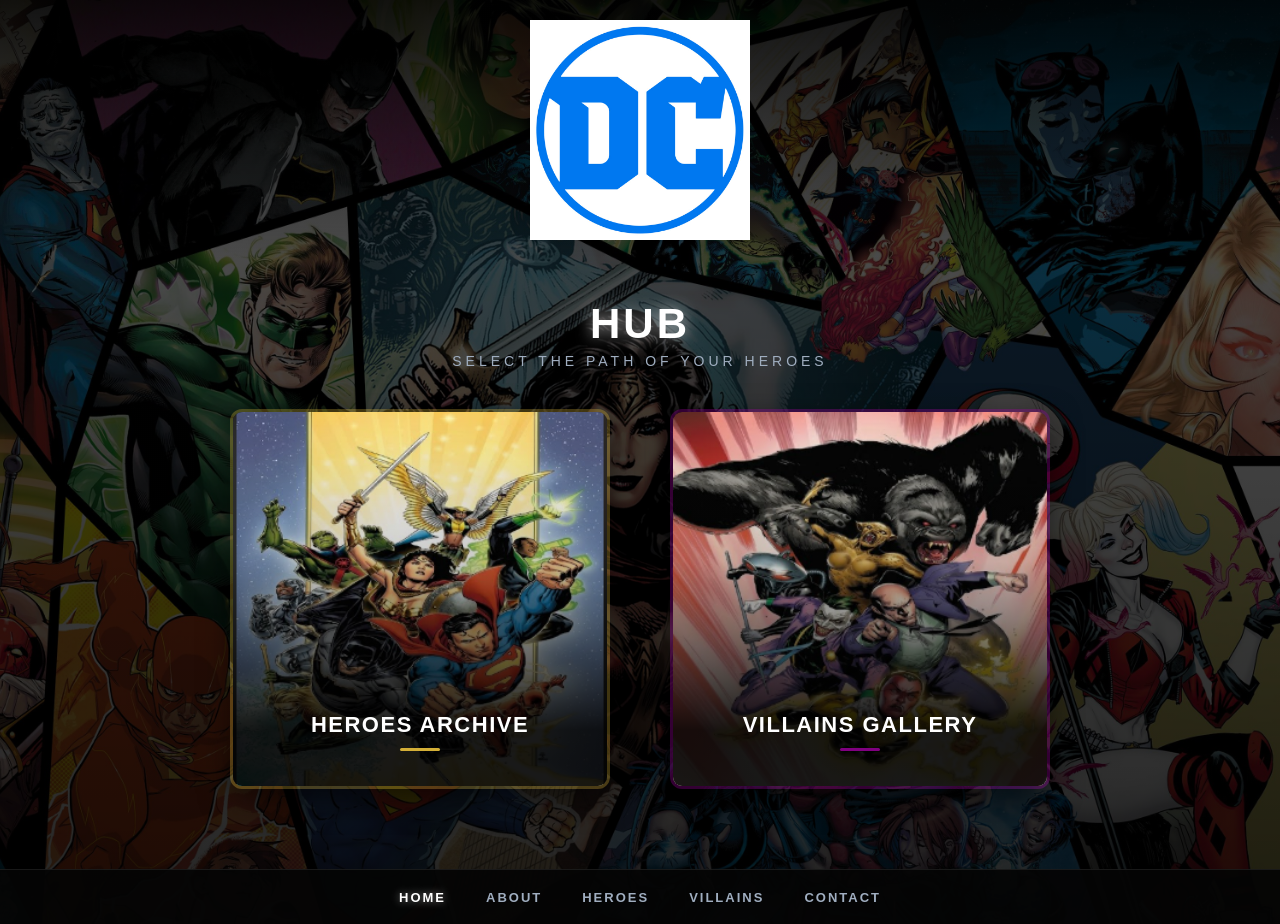
<file: index.html>
<!DOCTYPE html>
<html lang="uk">
<head>
    <meta charset="UTF-8">
    <meta name="viewport" content="width=device-width, initial-scale=1.0">
    <title>DC Heroes - HUB</title>
    <link rel="stylesheet" href="style.css">
</head>
<body>

    <div class="background-overlay"></div>

    <header>
        <div class="logo-container">
            <img src="img/DC-Logo.jpg" alt="DC HEROES" class="logo-img">
        </div>
    </header>

    <main>
        <div class="hub-title-block">
            <h1 class="hub-main-title">HUB</h1>
            <p class="hub-subtitle">Select the path of your heroes</p>
        </div>

        <div class="cards-container">
            
            <a href="heroes.html" class="hub-card card-heroes">
                <img src="img/heroespreview.png" alt="Heroes Archive" class="card-img">
                <div class="card-overlay">
                    <h2 class="card-title">Heroes Archive</h2>
                    <div class="card-badge"></div>
                </div>
            </a>

            <a href="villains.html" class="hub-card card-villains">
                <img src="img/villainspreview.png" alt="Villains Gallery" class="card-img">
                <div class="card-overlay">
                    <h2 class="card-title">Villains Gallery</h2>
                    <div class="card-badge"></div>
                </div>
            </a>

        </div>
    </main>

    <footer>
        <ul class="footer-nav">
            <li><a href="index.html" class="active">Home</a></li>
            <li><a href="about.html">About</a></li>
            <li><a href="heroes.html">Heroes</a></li>
            <li><a href="villains.html">Villains</a></li>
            <li><a href="contact.html">Contact</a></li>
        </ul>
    </footer>

</body>
</html>
</file>
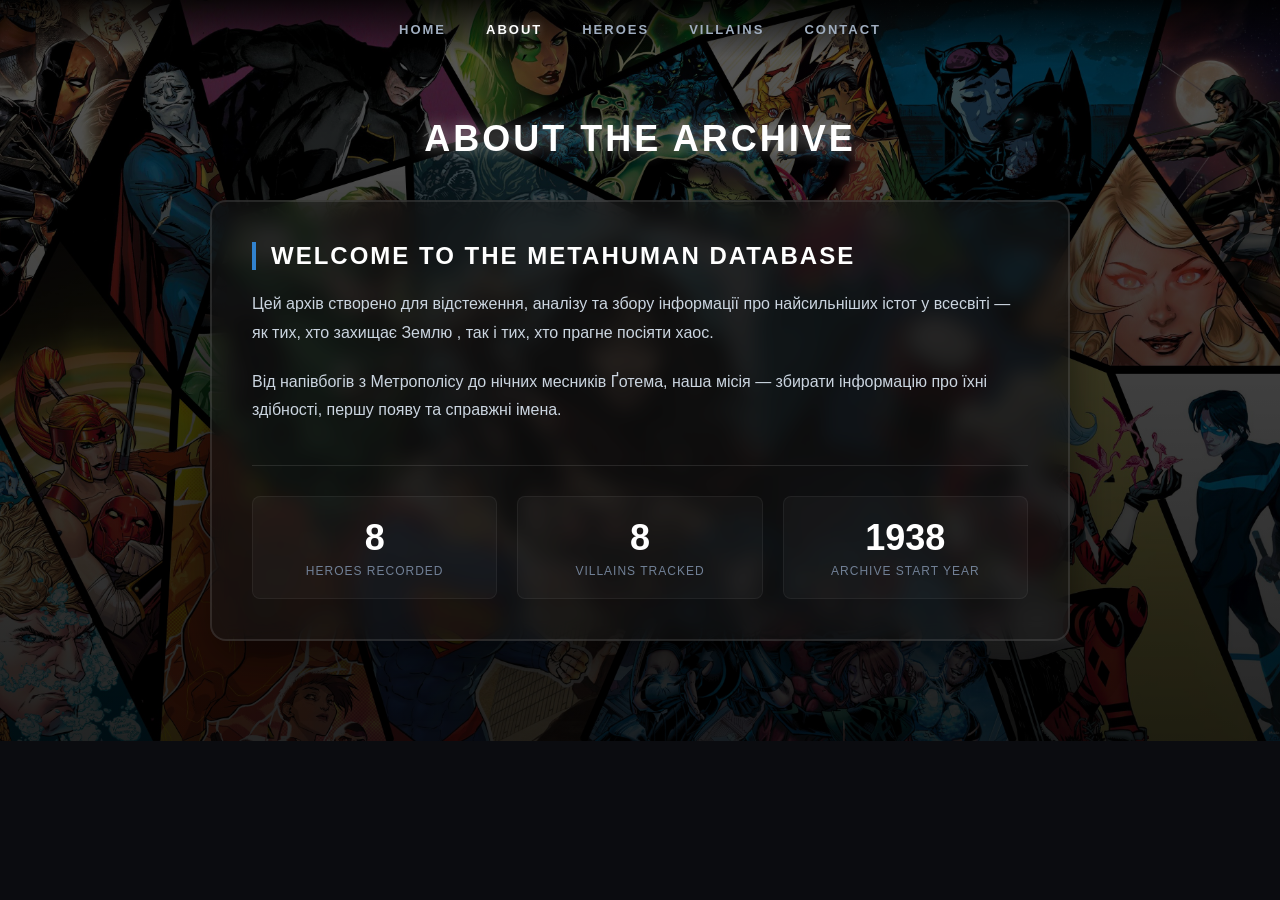
<file: about.html>
<!DOCTYPE html>
<html lang="uk">
<head>
    <meta charset="UTF-8">
    <meta name="viewport" content="width=device-width, initial-scale=1.0">
    <title>DC Heroes - About Us</title>
    <link rel="stylesheet" href="style.css">
</head>
<body>

    <div class="background-overlay"></div>

    <header>
        <nav class="top-nav">
            <ul class="footer-nav">
                <li><a href="index.html">Home</a></li>
                <li><a href="about.html" class="active">About</a></li>
                <li><a href="heroes.html">Heroes</a></li>
                <li><a href="villains.html">Villains</a></li>
                <li><a href="contact.html">Contact</a></li>
            </ul>
        </nav>
    </header>

    <main>
        <div class="about-container">
            <h1 class="page-title">ABOUT THE ARCHIVE</h1>
            
            <div class="about-content">
                <div class="about-text-block">
                    <h2>WELCOME TO THE METAHUMAN DATABASE</h2>
                    <p>Цей архів створено для відстеження, аналізу та збору інформації про найсильніших істот у всесвіті — як тих, хто захищає Землю , так і тих, хто прагне посіяти хаос.</p>
                    <p>Від напівбогів з Метрополісу до нічних месників Ґотема, наша місія — збирати інформацію про їхні здібності, першу появу та справжні імена.</p>
                </div>

                <div class="about-stats">
                    <div class="stat-box">
                        <h3>8</h3>
                        <p>HEROES RECORDED</p>
                    </div>
                    <div class="stat-box">
                        <h3>8</h3>
                        <p>VILLAINS TRACKED</p>
                    </div>
                    <div class="stat-box">
                        <h3>1938</h3>
                        <p>ARCHIVE START YEAR</p>
                    </div>
                </div>
            </div>
        </div>
    </main>

</body>
</html>
</file>
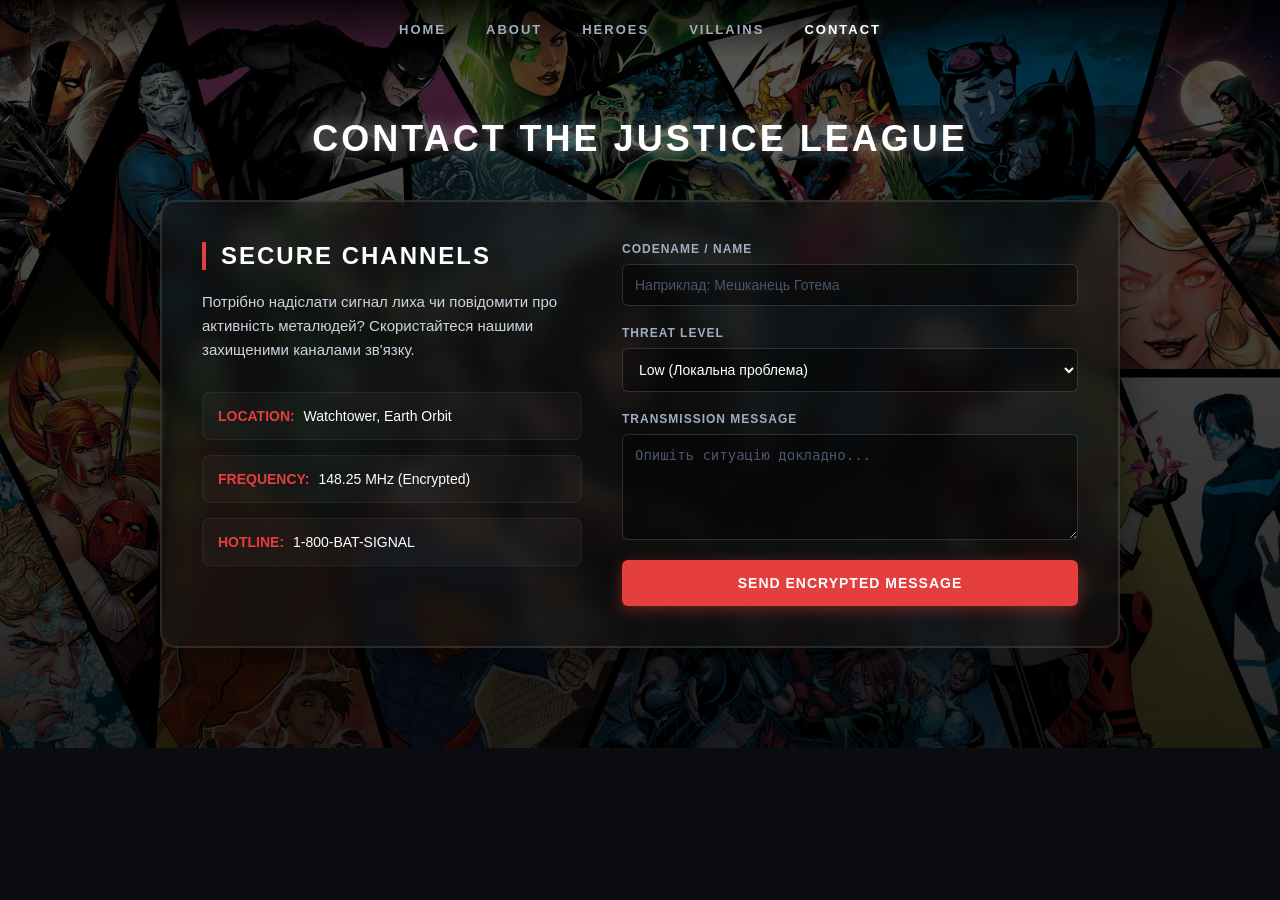
<file: contacs.html>
<!DOCTYPE html>
<html lang="uk">
<head>
    <meta charset="UTF-8">
    <meta name="viewport" content="width=device-width, initial-scale=1.0">
    <title>DC Heroes - Contact</title>
    <link rel="stylesheet" href="style.css">
</head>
<body>

    <div class="background-overlay"></div>

    <header>
        <nav class="top-nav">
            <ul class="footer-nav">
                <li><a href="index.html">Home</a></li>
                <li><a href="about.html">About</a></li>
                <li><a href="heroes.html">Heroes</a></li>
                <li><a href="villains.html">Villains</a></li>
                <li><a href="contact.html" class="active">Contact</a></li>
            </ul>
        </nav>
    </header>

    <main>
        <div class="contact-container">
            <h1 class="page-title">CONTACT THE JUSTICE LEAGUE</h1>
            
            <div class="contact-content">
                <div class="contact-info-block">
                    <h2>SECURE CHANNELS</h2>
                    <p>Потрібно надіслати сигнал лиха чи повідомити про активність металюдей? Скористайтеся нашими захищеними каналами зв'язку.</p>
                    
                    <div class="info-item">
                        <span>LOCATION:</span> Watchtower, Earth Orbit
                    </div>
                    <div class="info-item">
                        <span>FREQUENCY:</span> 148.25 MHz (Encrypted)
                    </div>
                    <div class="info-item">
                        <span>HOTLINE:</span> 1-800-BAT-SIGNAL
                    </div>
                </div>

                <form class="contact-form" action="#" method="POST">
                    <div class="form-group">
                        <label for="codename">CODENAME / NAME</label>
                        <input type="text" id="codename" name="codename" required placeholder="Наприклад: Мешканець Готема">
                    </div>
                    
                    <div class="form-group">
                        <label for="threat-level">THREAT LEVEL</label>
                        <select id="threat-level" name="threat-level">
                            <option value="low">Low (Локальна проблема)</option>
                            <option value="medium">Medium (Загроза для міста)</option>
                            <option value="high">High (Загроза для планети)</option>
                        </select>
                    </div>

                    <div class="form-group">
                        <label for="message">TRANSMISSION MESSAGE</label>
                        <textarea id="message" name="message" rows="5" required placeholder="Опишіть ситуацію докладно..."></textarea>
                    </div>

                    <button type="submit" class="submit-btn">SEND ENCRYPTED MESSAGE</button>
                </form>
            </div>
        </div>
    </main>

</body>
</html>
</file>
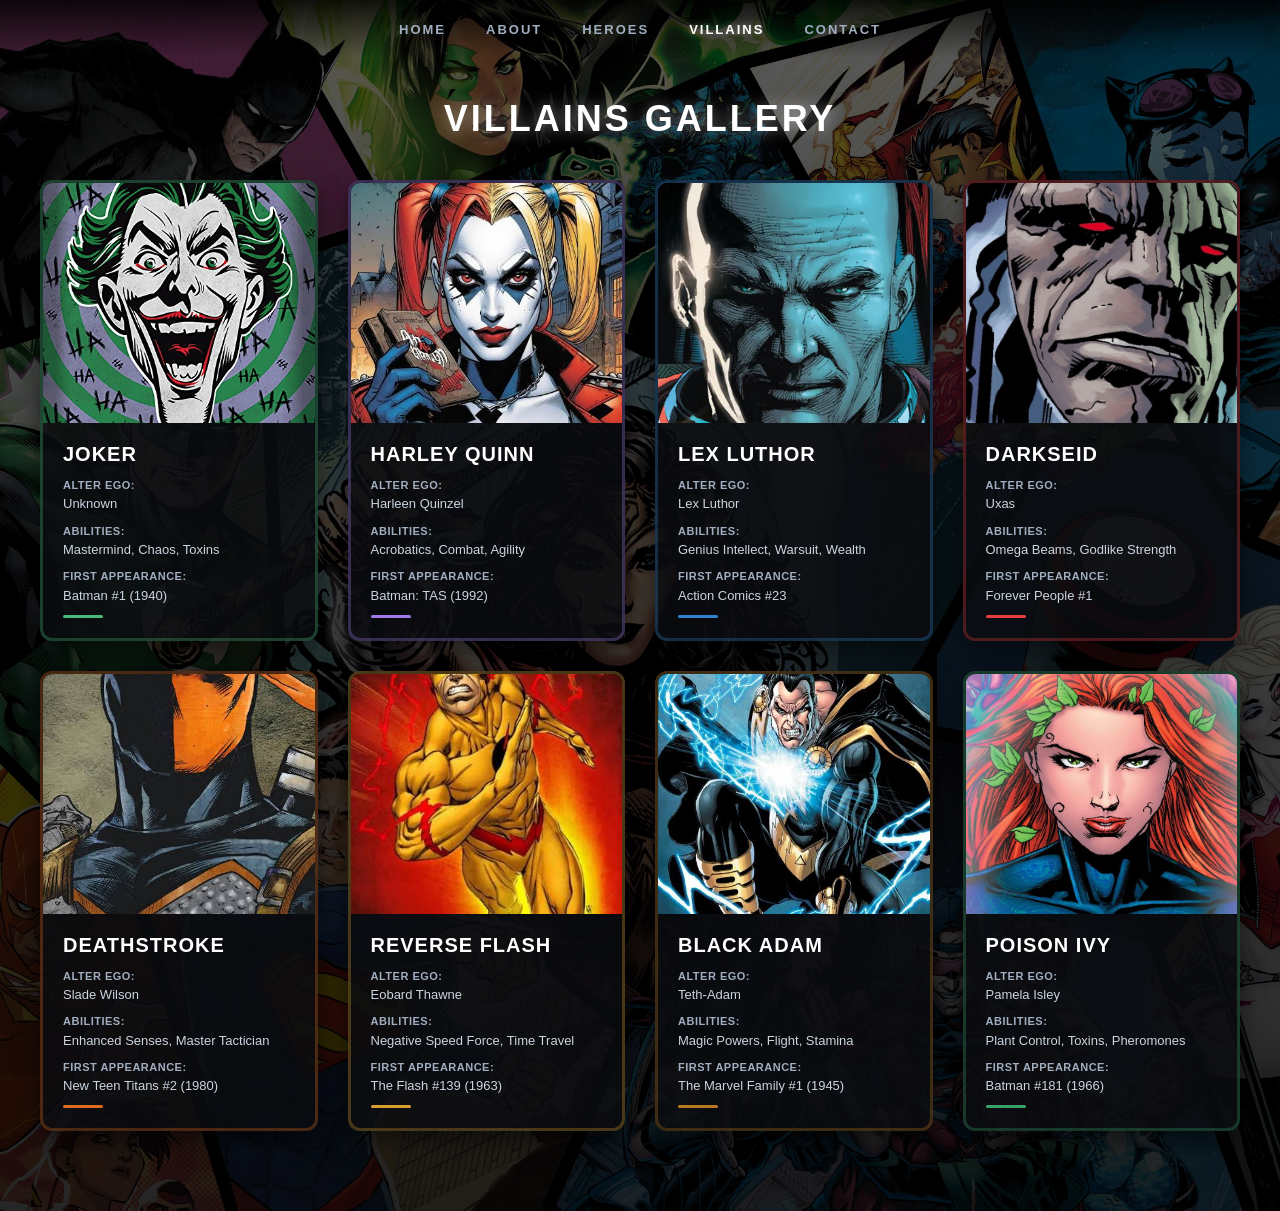
<file: villains.html>
<!DOCTYPE html>
<html lang="uk">
<head>
    <meta charset="UTF-8">
    <meta name="viewport" content="width=device-width, initial-scale=1.0">
    <title>DC Heroes - Villains Gallery</title>
    <link rel="stylesheet" href="style.css">
</head>
<body>

    <div class="background-overlay"></div>

    <header>
        <nav class="top-nav">
            <ul class="footer-nav">
                <li><a href="index.html">Home</a></li>
                <li><a href="about.html">About</a></li>
                <li><a href="heroes.html">Heroes</a></li>
                <li><a href="villains.html" class="active">Villains</a></li>
                <li><a href="contact.html">Contact</a></li>
            </ul>
        </nav>
    </header>

    <main>
        <h1 class="page-title">VILLAINS GALLERY</h1>

        <div class="heroes-grid">

            <div class="hero-card card-joker">
                <div class="card-img-container">
                    <img src="img/joker.jpg" alt="Joker" class="hero-img">
                </div>
                <div class="card-info">
                    <h2>JOKER</h2>
                    <p class="alter-ego"><span>ALTER EGO:</span> Unknown</p>
                    <p class="bio"><span>ABILITIES:</span> Mastermind, Chaos, Toxins</p>
                    <p class="bio"><span>FIRST APPEARANCE:</span> Batman #1 (1940)</p>
                    <div class="hero-badge"></div>
                </div>
            </div>

            <div class="hero-card card-harley">
                <div class="card-img-container">
                    <img src="img/Harley Quinn.jpg" alt="Harley Quinn" class="hero-img">
                </div>
                <div class="card-info">
                    <h2>HARLEY QUINN</h2>
                    <p class="alter-ego"><span>ALTER EGO:</span> Harleen Quinzel</p>
                    <p class="bio"><span>ABILITIES:</span> Acrobatics, Combat, Agility</p>
                    <p class="bio"><span>FIRST APPEARANCE:</span> Batman: TAS (1992)</p>
                    <div class="hero-badge"></div>
                </div>
            </div>

            <div class="hero-card card-lex">
                <div class="card-img-container">
                    <img src="img/Lex Luthor.jpg" alt="Lex Luthor" class="hero-img">
                </div>
                <div class="card-info">
                    <h2>LEX LUTHOR</h2>
                    <p class="alter-ego"><span>ALTER EGO:</span> Lex Luthor</p>
                    <p class="bio"><span>ABILITIES:</span> Genius Intellect, Warsuit, Wealth</p>
                    <p class="bio"><span>FIRST APPEARANCE:</span> Action Comics #23</p>
                    <div class="hero-badge"></div>
                </div>
            </div>

            <div class="hero-card card-darkseid">
                <div class="card-img-container">
                    <img src="img/Darkseid.jpg" alt="Darkseid" class="hero-img">
                </div>
                <div class="card-info">
                    <h2>DARKSEID</h2>
                    <p class="alter-ego"><span>ALTER EGO:</span> Uxas</p>
                    <p class="bio"><span>ABILITIES:</span> Omega Beams, Godlike Strength</p>
                    <p class="bio"><span>FIRST APPEARANCE:</span> Forever People #1</p>
                    <div class="hero-badge"></div>
                </div>
            </div>

            <div class="hero-card card-deathstroke">
                <div class="card-img-container">
                    <img src="img/Deathstroke.jpg" alt="Deathstroke" class="hero-img">
                </div>
                <div class="card-info">
                    <h2>DEATHSTROKE</h2>
                    <p class="alter-ego"><span>ALTER EGO:</span> Slade Wilson</p>
                    <p class="bio"><span>ABILITIES:</span> Enhanced Senses, Master Tactician</p>
                    <p class="bio"><span>FIRST APPEARANCE:</span> New Teen Titans #2 (1980)</p>
                    <div class="hero-badge"></div>
                </div>
            </div>

            <div class="hero-card card-reverseflash">
                <div class="card-img-container">
                    <img src="img/Reverse Flash.jpg" alt="Reverse Flash" class="hero-img">
                </div>
                <div class="card-info">
                    <h2>REVERSE FLASH</h2>
                    <p class="alter-ego"><span>ALTER EGO:</span> Eobard Thawne</p>
                    <p class="bio"><span>ABILITIES:</span> Negative Speed Force, Time Travel</p>
                    <p class="bio"><span>FIRST APPEARANCE:</span> The Flash #139 (1963)</p>
                    <div class="hero-badge"></div>
                </div>
            </div>

            <div class="hero-card card-blackadam">
                <div class="card-img-container">
                    <img src="img/Black Adam.jpg" alt="Black Adam" class="hero-img">
                </div>
                <div class="card-info">
                    <h2>BLACK ADAM</h2>
                    <p class="alter-ego"><span>ALTER EGO:</span> Teth-Adam</p>
                    <p class="bio"><span>ABILITIES:</span> Magic Powers, Flight, Stamina</p>
                    <p class="bio"><span>FIRST APPEARANCE:</span> The Marvel Family #1 (1945)</p>
                    <div class="hero-badge"></div>
                </div>
            </div>

            <div class="hero-card card-poisonivy">
                <div class="card-img-container">
                    <img src="img/Poison ivy.jpg" alt="Poison Ivy" class="hero-img">
                </div>
                <div class="card-info">
                    <h2>POISON IVY</h2>
                    <p class="alter-ego"><span>ALTER EGO:</span> Pamela Isley</p>
                    <p class="bio"><span>ABILITIES:</span> Plant Control, Toxins, Pheromones</p>
                    <p class="bio"><span>FIRST APPEARANCE:</span> Batman #181 (1966)</p>
                    <div class="hero-badge"></div>
                </div>
            </div>

        </div>
    </main>

</body>
</html>
</file>
<file: style.css>
*, *::before, *::after {
    box-sizing: border-box;
    margin: 0;
    padding: 0;
}

body {
    font-family: 'Segoe UI', Roboto, Helvetica, Arial, sans-serif;
    background-color: #0b0c10;
    color: #ffffff;
    height: 100vh;
    display: flex;
    flex-direction: column;
    overflow: hidden;
    position: relative;
}


.background-overlay {
    position: absolute;
    top: 0;
    left: 0;
    width: 100%;
    height: 100%;
    background-image: linear-gradient(rgba(0, 0, 0, 0.65), rgba(0, 0, 0, 0.85)), url('img/dc-comics-bg.jpg'); 
    background-size: cover;
    background-position: center;
    background-repeat: no-repeat;
    z-index: -1;
}


header {
    width: 100%;
    padding: 20px 0;
    display: flex;
    justify-content: center;
    align-items: center;
    background: linear-gradient(to bottom, rgba(0,0,0,0.8), rgba(0,0,0,0));
    z-index: 10;
}

.logo-container {
    width: 220px;
    height: auto;
    display: flex;
    justify-content: center;
    align-items: center;
}

.logo-img {
    max-width: 100%;
    height: auto;
    display: block;
    
    font-size: 28px;
    font-weight: 900;
    letter-spacing: 2px;
    color: #3182ce;
    text-shadow: 0 0 10px #3182ce, 0 0 20px #2b6cb0;
    text-transform: uppercase;
}


main {
    flex: 1;
    display: flex;
    flex-direction: column;
    align-items: center;
    justify-content: center;
    padding: 0 20px;
    z-index: 5;
}


.hub-title-block {
    text-align: center;
    margin-bottom: 40px;
}

.hub-main-title {
    font-size: 42px;
    font-weight: 800;
    letter-spacing: 3px;
    color: #ffffff;
    text-shadow: 0 0 15px rgba(255, 255, 255, 0.6);
    margin-bottom: 5px;
}

.hub-subtitle {
    font-size: 14px;
    text-transform: uppercase;
    letter-spacing: 4px;
    color: #a0aec0;
}


.cards-container {
    display: flex;
    justify-content: center;
    gap: 60px;
    width: 100%;
    max-width: 1100px;
}


.hub-card {
    flex: 1;
    max-width: 380px;
    aspect-ratio: 1 / 1;
    position: relative;
    border-radius: 12px;
    overflow: hidden;
    cursor: pointer;
    text-decoration: none;
    transition: transform 0.4s cubic-bezier(0.25, 1, 0.5, 1), box-shadow 0.4s ease;
    box-shadow: 0 10px 30px rgba(0, 0, 0, 0.5);
}


.card-img {
    width: 100%;
    height: 100%;
    object-fit: cover;
    display: block;
    transition: transform 0.5s ease;
}


.card-overlay {
    position: absolute;
    bottom: 0;
    left: 0;
    width: 100%;
    height: 100%;
    background: linear-gradient(to top, rgba(0, 0, 0, 0.9) 15%, rgba(0, 0, 0, 0.2) 60%, rgba(0, 0, 0, 0) 100%);
    display: flex;
    flex-direction: column;
    justify-content: flex-end;
    align-items: center;
    padding-bottom: 35px;
    text-align: center;
}

.card-title {
    font-size: 22px;
    font-weight: 700;
    letter-spacing: 1.5px;
    color: #ffffff;
    text-transform: uppercase;
    margin-bottom: 10px;
    transition: text-shadow 0.3s ease;
}


.card-badge {
    width: 40px;
    height: 3px;
    border-radius: 2px;
    transition: width 0.3s ease, background-color 0.3s ease;
}


.card-heroes {
    border: 3px solid rgba(212, 175, 55, 0.3);
}

.card-heroes .card-badge {
    background-color: #d4af37;
}

.card-heroes:hover {
    transform: scale(1.05);
    box-shadow: 0 0 30px rgba(212, 175, 55, 0.6);
    border-color: rgba(212, 175, 55, 1);
}

.card-heroes:hover .card-title {
    text-shadow: 0 0 10px rgba(212, 175, 55, 0.8);
}

.card-heroes:hover .card-img {
    transform: scale(1.08);
}

.card-heroes:hover .card-badge {
    width: 80px;
    background-color: #f6e05e;
}


.card-villains {
    border: 3px solid rgba(128, 0, 128, 0.4);
}

.card-villains .card-badge {
    background-color: #800080;
}

.card-villains:hover {
    transform: scale(1.05);
    box-shadow: 0 0 30px rgba(159, 122, 234, 0.7);
    border-color: rgba(159, 122, 234, 1);
}

.card-villains:hover .card-title {
    text-shadow: 0 0 10px rgba(159, 122, 234, 0.9);
}

.card-villains:hover .card-img {
    transform: scale(1.08);
}

.card-villains:hover .card-badge {
    width: 80px;
    background-color: #b794f4;
}


footer {
    width: 100%;
    background-color: rgba(5, 5, 5, 0.95);
    border-top: 1px solid rgba(255, 255, 255, 0.08);
    padding: 18px 0;
    display: flex;
    justify-content: center;
    align-items: center;
    z-index: 10;
}

.footer-nav {
    display: flex;
    gap: 40px;
    list-style: none;
}

.footer-nav a {
    color: #a0aec0;
    text-decoration: none;
    font-size: 13px;
    font-weight: 600;
    text-transform: uppercase;
    letter-spacing: 2px;
    transition: color 0.3s ease, text-shadow 0.3s ease;
}

.footer-nav a:hover, .footer-nav a.active {
    color: #ffffff;
    text-shadow: 0 0 8px rgba(255, 255, 255, 0.5);
}


@media (max-width: 768px) {
    body {
        overflow-y: auto;
        height: auto;
    }
    .cards-container {
        flex-direction: column;
        align-items: center;
        gap: 30px;
        padding-bottom: 40px;
    }
    .hub-card {
        width: 100%;
        max-width: 320px;
    }
    .footer-nav {
        gap: 20px;
        flex-wrap: wrap;
        justify-content: center;
    }
}
body {
    overflow-y: auto ;
    height: auto ;
}

main {
    padding: 40px 20px 80px 20px ;
    height: auto ;
    display: flex;
    flex-direction: column;
    align-items: center;
}

.page-title {
    font-size: 36px;
    font-weight: 800;
    letter-spacing: 3px;
    margin-bottom: 40px;
    text-transform: uppercase;
    text-shadow: 0 0 15px rgba(255, 255, 255, 0.5);
    text-align: center;
}

.heroes-grid {
    display: grid;
    grid-template-columns: repeat(4, 1fr);
    gap: 30px;
    width: 100%;
    max-width: 1200px;
    margin: 0 auto;
}

.hero-card {
    background: rgba(11, 12, 16, 0.85);
    border-radius: 12px;
    overflow: hidden;
    display: flex;
    flex-direction: column;
    box-shadow: 0 10px 25px rgba(0, 0, 0, 0.5);
    transition: transform 0.4s cubic-bezier(0.25, 1, 0.5, 1), box-shadow 0.4s ease;
    border: 2px solid rgba(255, 255, 255, 0.1);
    text-decoration: none;
}

.hero-card:hover {
    transform: translateY(-5px);
}

.card-img-container {
    width: 100%;
    height: 240px;
    overflow: hidden;
}

.hero-img {
    width: 100%;
    height: 100%;
    object-fit: cover;
    display: block;
    transition: transform 0.5s ease;
}

.hero-card:hover .hero-img {
    transform: scale(1.05);
}

.card-info {
    padding: 20px;
    display: flex;
    flex-direction: column;
    flex: 1;
}

.card-info h2 {
    font-size: 20px;
    font-weight: 800;
    margin-bottom: 12px;
    letter-spacing: 1px;
    color: #ffffff;
}

.alter-ego, .bio {
    font-size: 13px;
    color: #cbd5e0;
    margin-bottom: 10px;
    line-height: 1.4;
}

.alter-ego span, .bio span {
    font-weight: 700;
    color: #a0aec0;
    display: block;
    font-size: 11px;
    text-transform: uppercase;
    letter-spacing: 0.5px;
    margin-bottom: 2px;
}

.hero-badge {
    width: 40px;
    height: 3px;
    border-radius: 2px;
    margin-top: auto;
    transition: width 0.3s ease;
}

.hero-card:hover .hero-badge {
    width: 70px;
}




.card-superman {
     border-color: rgba(229, 62, 62, 0.4); 
    }
.card-superman:hover {
     border-color: #e53e3e; box-shadow: 0 0 25px rgba(229, 62, 62, 0.6); 
    }
.card-superman .hero-badge {
     background-color: #e53e3e; 
    }


.card-batman {
     border-color: rgba(49, 130, 206, 0.4);
     }
.card-batman:hover {
     border-color: #3182ce; box-shadow: 0 0 25px rgba(49, 130, 206, 0.6); 
    }
.card-batman .hero-badge {
     background-color: #3182ce; 
    }


.card-wonderwoman {
     border-color: rgba(212, 175, 55, 0.4); 
    }
.card-wonderwoman:hover {
     border-color: #d4af37; box-shadow: 0 0 25px rgba(212, 175, 55, 0.6); 
    }
.card-wonderwoman .hero-badge {
     background-color: #d4af37; 
    }


.card-flash {
     border-color: rgba(245, 101, 101, 0.4); 
    }
.card-flash:hover {
     border-color: #f56565; box-shadow: 0 0 25px rgba(245, 101, 101, 0.6); 
    }
.card-flash .hero-badge {
     background-color: #f56565; 
    }


.card-aquaman {
     border-color: rgba(56, 178, 172, 0.4); 
    }
.card-aquaman:hover {
     border-color: #38b2ac; box-shadow: 0 0 25px rgba(56, 178, 172, 0.6); 
    }
.card-aquaman .hero-badge {
     background-color: #38b2ac; 
    }


.card-greenarrow {
     border-color: rgba(72, 187, 120, 0.4); 
    }
.card-greenarrow:hover {
     border-color: #48bb78; box-shadow: 0 0 25px rgba(72, 187, 120, 0.6); 
    }
.card-greenarrow .hero-badge {
     background-color: #48bb78; 
    }


.card-cyborg {
     border-color: rgba(160, 174, 192, 0.4); 
    }
.card-cyborg:hover {
     border-color: #a0aec0; box-shadow: 0 0 25px rgba(160, 174, 192, 0.6); 
    }
.card-cyborg .hero-badge {
     background-color: #a0aec0; 
    }


.card-greenlantern {
 border-color: rgba(56, 161, 105, 0.4); 
}
.card-greenlantern:hover {
 border-color: #38a169; box-shadow: 0 0 25px rgba(56, 161, 105, 0.6); 
}
.card-greenlantern .hero-badge {
     background-color: #38a169; 
}
.villains-title {
    text-shadow: 0 0 15px rgba(159, 122, 234, 0.6) ;
}


.card-joker {
    border: 3px solid rgba(72, 187, 120, 0.3);
}
.card-joker .hero-badge {
    background-color: #48bb78;
}
.card-joker:hover {
    transform: scale(1.05);
    box-shadow: 0 0 30px rgba(72, 187, 120, 0.7);
    border-color: #48bb78;
}
.card-joker:hover .card-title, 
.card-joker:hover h2 {
    text-shadow: 0 0 10px rgba(72, 187, 120, 0.9);
}
.card-joker:hover .hero-badge {
    width: 80px;
    background-color: #68d391;
}


.card-harley {
    border: 3px solid rgba(159, 122, 234, 0.3);
}
.card-harley .hero-badge {
    background-color: #9f7aea;
}
.card-harley:hover {
    transform: scale(1.05);
    box-shadow: 0 0 30px rgba(159, 122, 234, 0.7);
    border-color: #9f7aea;
}
.card-harley:hover .card-title, 
.card-harley:hover h2 {
    text-shadow: 0 0 10px rgba(159, 122, 234, 0.9);
}
.card-harley:hover .hero-badge {
    width: 80px;
    background-color: #b794f4;
}


.card-lex {
    border: 3px solid rgba(49, 130, 206, 0.3);
}
.card-lex .hero-badge {
    background-color: #3182ce;
}
.card-lex:hover {
    transform: scale(1.05);
    box-shadow: 0 0 30px rgba(49, 130, 206, 0.7);
    border-color: #3182ce;
}
.card-lex:hover .card-title, 
.card-lex:hover h2 {
    text-shadow: 0 0 10px rgba(49, 130, 206, 0.9);
}
.card-lex:hover .hero-badge {
    width: 80px;
    background-color: #63b3ed;
}


.card-darkseid {
    border: 3px solid rgba(229, 62, 62, 0.3);
}
.card-darkseid .hero-badge {
    background-color: #e53e3e;
}
.card-darkseid:hover {
    transform: scale(1.05);
    box-shadow: 0 0 30px rgba(229, 62, 62, 0.7);
    border-color: #e53e3e;
}
.card-darkseid:hover .card-title, 
.card-darkseid:hover h2 {
    text-shadow: 0 0 10px rgba(229, 62, 62, 0.9);
}
.card-darkseid:hover .hero-badge {
    width: 80px;
    background-color: #fc8181;
}


.card-deathstroke {
    border: 3px solid rgba(221, 107, 32, 0.3);
}
.card-deathstroke .hero-badge {
    background-color: #dd6b20;
}
.card-deathstroke:hover {
    transform: scale(1.05);
    box-shadow: 0 0 30px rgba(221, 107, 32, 0.7);
    border-color: #dd6b20;
}
.card-deathstroke:hover .card-title, 
.card-deathstroke:hover h2 {
    text-shadow: 0 0 10px rgba(221, 107, 32, 0.9);
}
.card-deathstroke:hover .hero-badge {
    width: 80px;
    background-color: #f6ad55;
}


.card-reverseflash {
    border: 3px solid rgba(214, 158, 46, 0.3);
}
.card-reverseflash .hero-badge {
    background-color: #d69e2e;
}
.card-reverseflash:hover {
    transform: scale(1.05);
    box-shadow: 0 0 30px rgba(214, 158, 46, 0.7);
    border-color: #d69e2e;
}
.card-reverseflash:hover .card-title, 
.card-reverseflash:hover h2 {
    text-shadow: 0 0 10px rgba(214, 158, 46, 0.9);
}
.card-reverseflash:hover .hero-badge {
    width: 80px;
    background-color: #faf089;
}


.card-blackadam {
    border: 3px solid rgba(183, 121, 31, 0.3);
}
.card-blackadam .hero-badge {
    background-color: #b7791f;
}
.card-blackadam:hover {
    transform: scale(1.05);
    box-shadow: 0 0 30px rgba(183, 121, 31, 0.7);
    border-color: #b7791f;
}
.card-blackadam:hover .card-title, 
.card-blackadam:hover h2 {
    text-shadow: 0 0 10px rgba(183, 121, 31, 0.9);
}
.card-blackadam:hover .hero-badge {
    width: 80px;
    background-color: #ecc94b;
}


.card-poisonivy {
    border: 3px solid rgba(56, 161, 105, 0.3);
}
.card-poisonivy .hero-badge {
    background-color: #38a169;
}
.card-poisonivy:hover {
    transform: scale(1.05);
    box-shadow: 0 0 30px rgba(56, 161, 105, 0.7);
    border-color: #38a169;
}
.card-poisonivy:hover .card-title, 
.card-poisonivy:hover h2 {
    text-shadow: 0 0 10px rgba(56, 161, 105, 0.9);
}
.card-poisonivy:hover .hero-badge {
    width: 80px;
    background-color: #48bb78;
}


.hero-card:hover .hero-img {
    transform: scale(1.08);
}
.about-container {
    max-width: 900px ;
    margin: 0 auto ;
    padding: 20px ;
}

.about-content {
    background: rgba(20, 20, 20, 0.6) ;
    backdrop-filter: blur(10px) ;
    border: 2px solid rgba(255, 255, 255, 0.1) ;
    border-radius: 16px ;
    padding: 40px ;
    box-shadow: 0 20px 50px rgba(0, 0, 0, 0.5) ;
}

.about-text-block h2 {
    color: #fff ;
    font-size: 24px ;
    letter-spacing: 2px ;
    margin-bottom: 20px ;
    border-left: 4px solid #3182ce ;
    padding-left: 15px ;
}

.about-text-block p {
    color: #cbd5e0 ;
    font-size: 16px ;
    line-height: 1.8 ;
    margin-bottom: 20px ;
}


.about-stats {
    display: flex ;
    justify-content: space-between ;
    gap: 20px ;
    margin-top: 40px ;
    border-top: 1px solid rgba(255, 255, 255, 0.1);
    padding-top: 30px ;
}

.stat-box {
    flex: 1 ;
    background: rgba(255, 255, 255, 0.03) ;
    border: 1px solid rgba(255, 255, 255, 0.05) ;
    padding: 20px ;
    text-align: center ;
    border-radius: 8px ;
    transition: all 0.3s ease ;
}

.stat-box h3 {
    font-size: 36px ;
    color: #fff ;
    margin: 0 0 5px 0 ;
    font-weight: bold ;
}

.stat-box p {
    font-size: 12px ;
    color: #718096 ;
    letter-spacing: 1px ;
    margin: 0 ;
    text-transform: uppercase ;
}


.stat-box:hover {
    background: rgba(49, 130, 206, 0.1) ;
    border-color: #3182ce ;
    transform: translateY(-5px) ;
    box-shadow: 0 0 15px rgba(49, 130, 206, 0.3) ;
}

.stat-box:hover h3 {
    color: #63b3ed ;
    text-shadow: 0 0 8px rgba(99, 179, 237, 0.6) ;
}
.contact-container {
    max-width: 1000px ;
    margin: 0 auto ;
    padding: 20px ;
}

.contact-content {
    background: rgba(20, 20, 20, 0.6) ;
    backdrop-filter: blur(10px) ;
    border: 2px solid rgba(255, 255, 255, 0.1) ;
    border-radius: 16px ;
    padding: 40px ;
    box-shadow: 0 20px 50px rgba(0, 0, 0, 0.5) ;
    
    
    display: grid ;
    grid-template-columns: 1fr 1.2fr ;
    gap: 40px ;
}


.contact-info-block h2 {
    color: #fff ;
    font-size: 24px ;
    letter-spacing: 2px ;
    margin-bottom: 20px ;
    border-left: 4px solid #e53e3e ; 
    padding-left: 15px ;
}

.contact-info-block p {
    color: #cbd5e0 ;
    font-size: 15px ;
    line-height: 1.6 ;
    margin-bottom: 30px ;
}

.info-item {
    background: rgba(255, 255, 255, 0.03) ;
    border: 1px solid rgba(255, 255, 255, 0.05) ;
    padding: 15px ;
    border-radius: 8px ;
    margin-bottom: 15px ;
    font-size: 14px ;
    color: #fff ;
}

.info-item span {
    font-weight: bold ;
    color: #e53e3e ;
    margin-right: 5px ;
}


.contact-form {
    display: flex ;
    flex-direction: column ;
    gap: 20px ;
}

.form-group {
    display: flex ;
    flex-direction: column ;
    gap: 8px ;
}

.form-group label {
    font-size: 12px ;
    color: #a0aec0 ;
    letter-spacing: 1px ;
    font-weight: bold ;
}

.form-group input, 
.form-group select, 
.form-group textarea {
    background: rgba(0, 0, 0, 0.4) ;
    border: 1px solid rgba(255, 255, 255, 0.15) ;
    padding: 12px ;
    color: #fff ;
    border-radius: 6px ;
    font-size: 14px ;
    outline: none ;
    transition: all 0.3s ease ;
}

.form-group input::placeholder,
.form-group textarea::placeholder {
    color: #4a5568 ;
}


.form-group input:focus, 
.form-group select:focus, 
.form-group textarea:focus {
    border-color: #3182ce ;
    box-shadow: 0 0 10px rgba(49, 130, 206, 0.5) ;
    background: rgba(0, 0, 0, 0.6) ;
}


.submit-btn {
    background: #e53e3e ;
    color: #fff ;
    border: none ;
    padding: 15px ;
    font-size: 14px ;
    font-weight: bold ;
    letter-spacing: 1px ;
    border-radius: 6px ;
    cursor: pointer ;
    transition: all 0.3s ease ;
    box-shadow: 0 4px 15px rgba(229, 62, 62, 0.4) ;
}

.submit-btn:hover {
    background: #c53030 ;
    box-shadow: 0 0 20px rgba(229, 62, 62, 0.8) ;
    transform: translateY(-2px) ;
}
</file>
